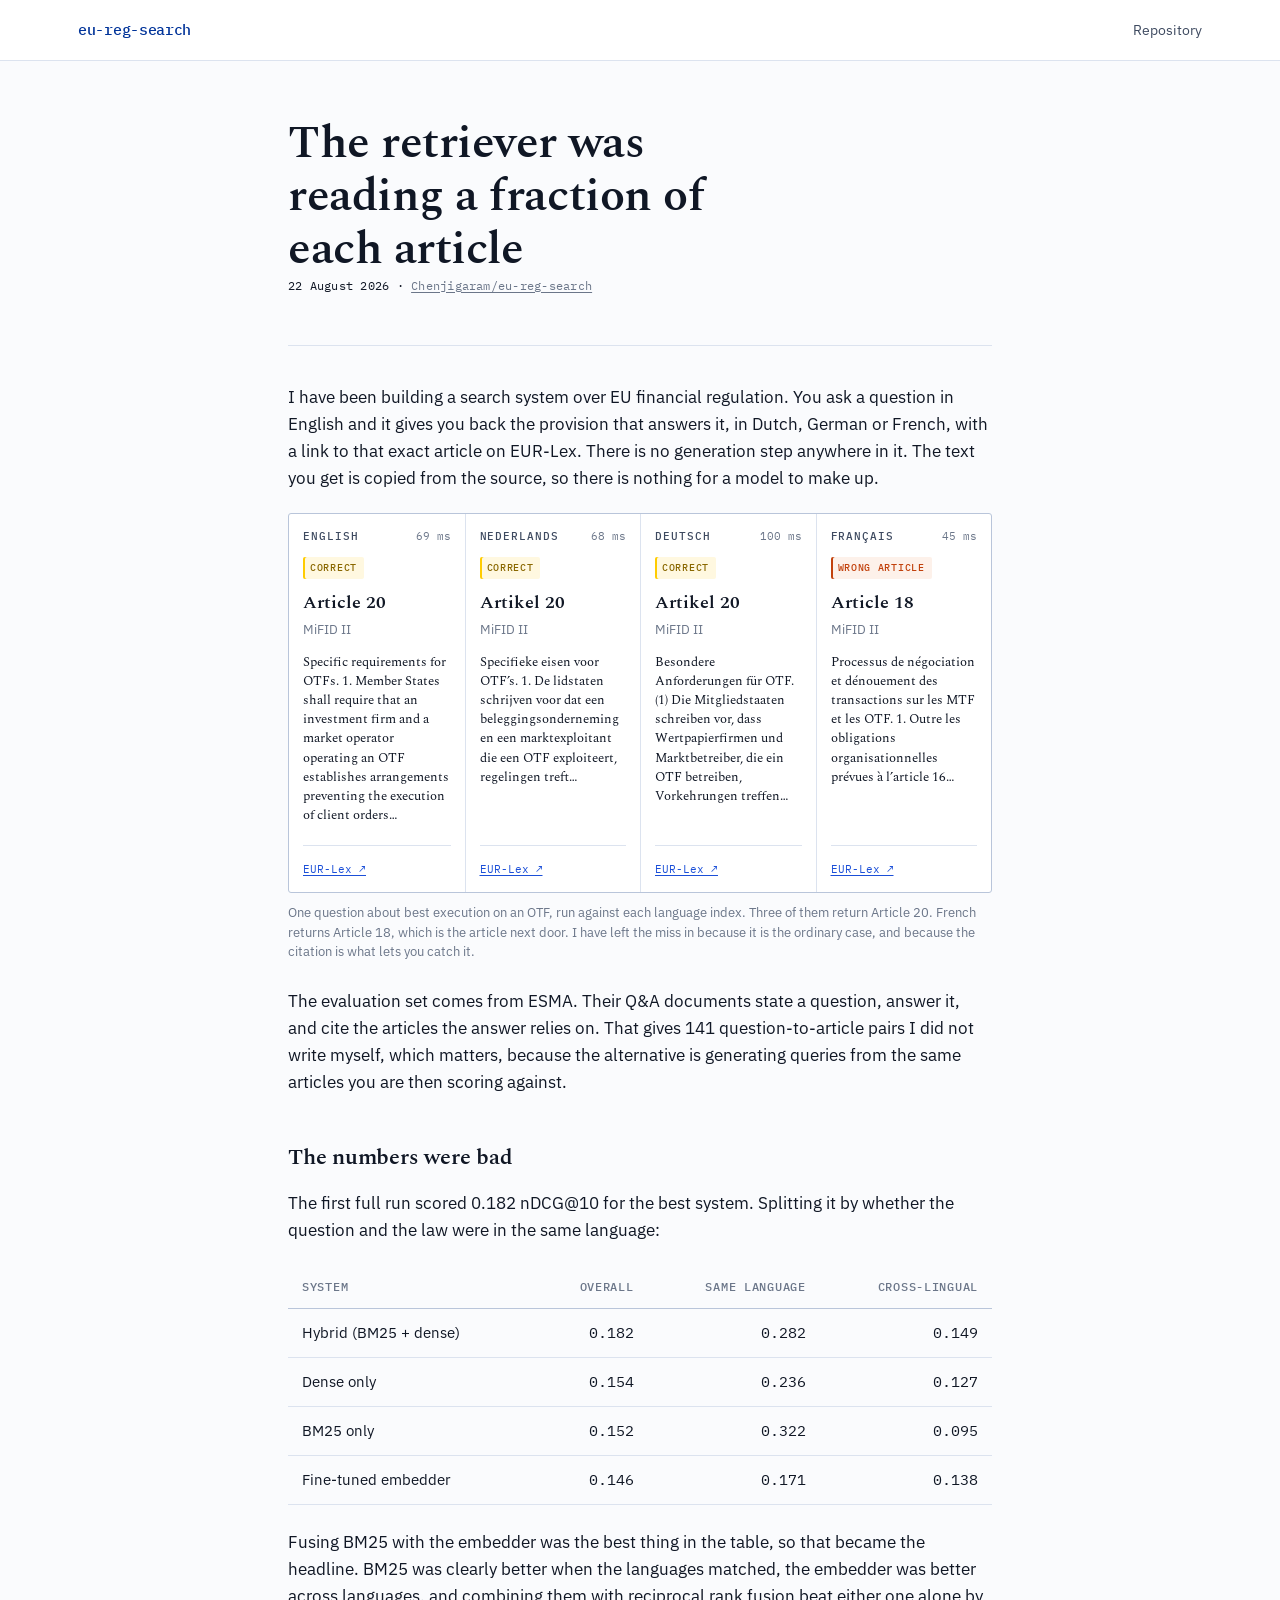
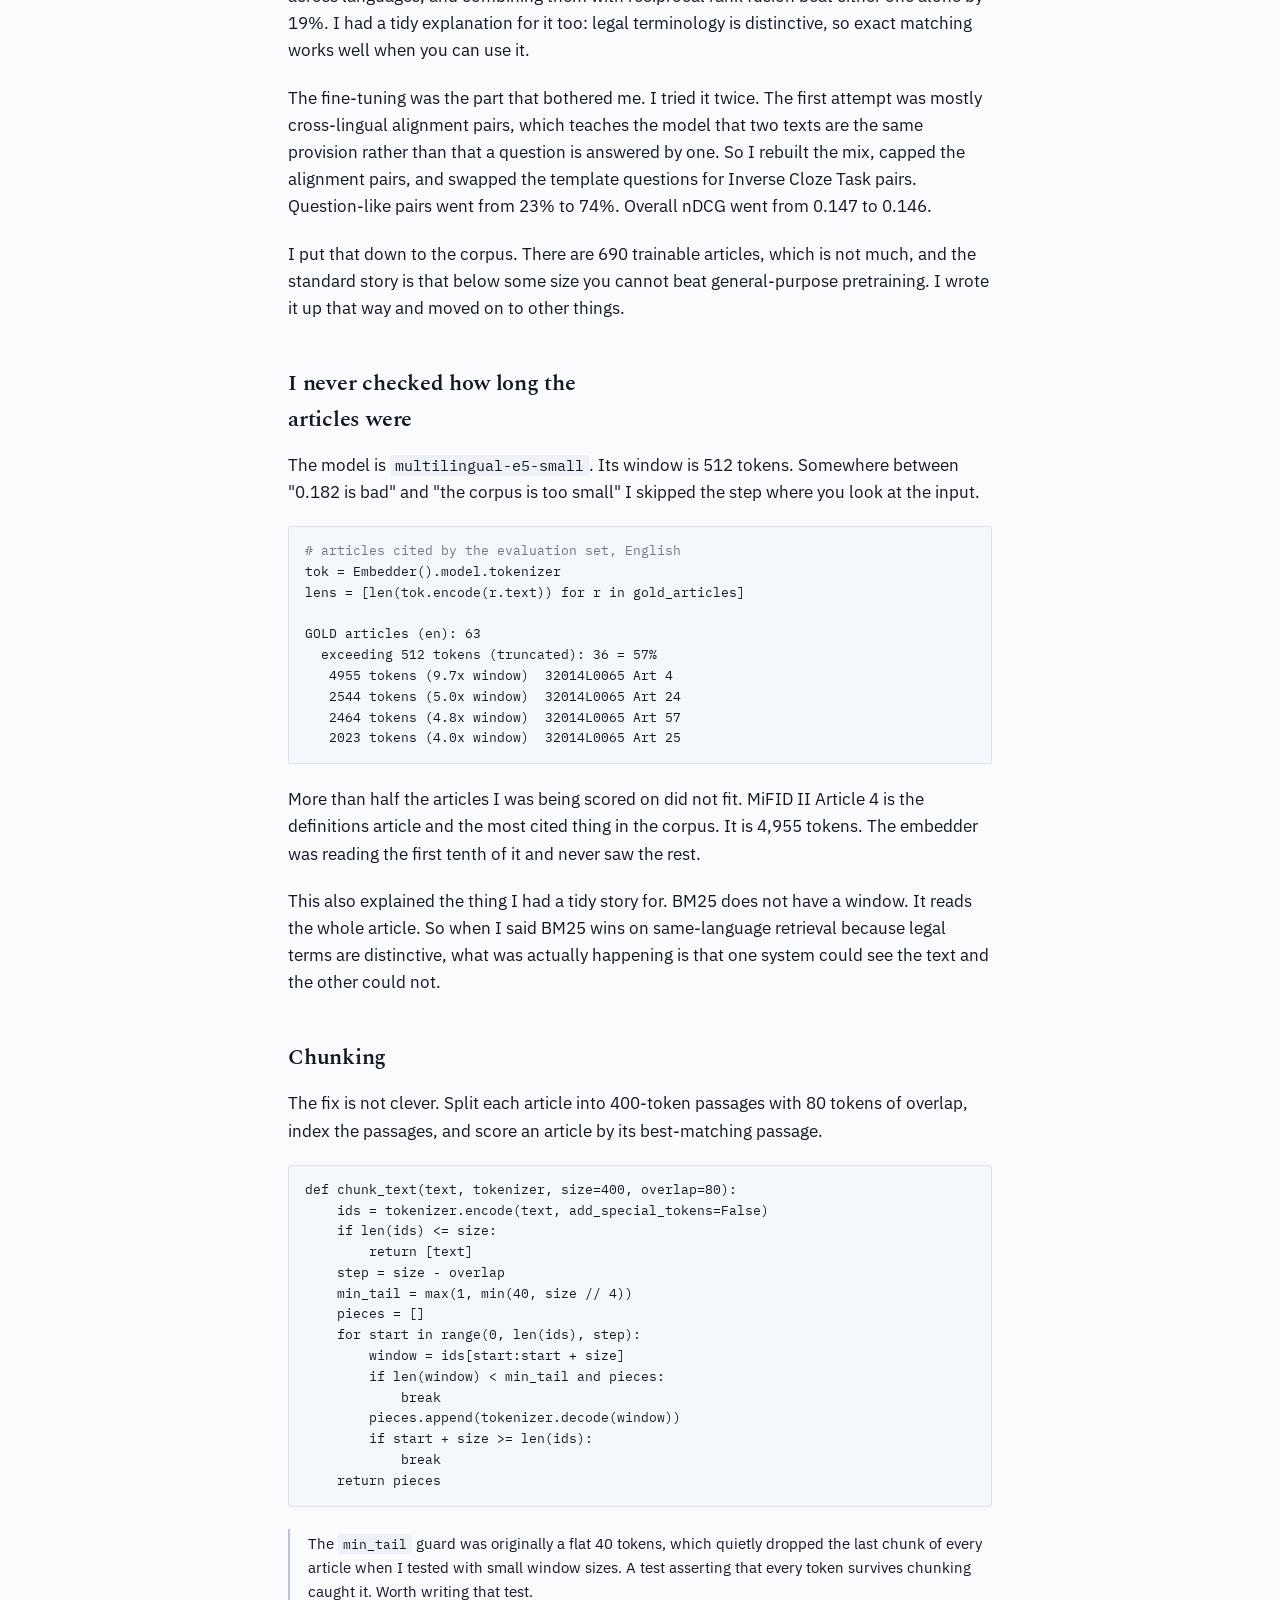
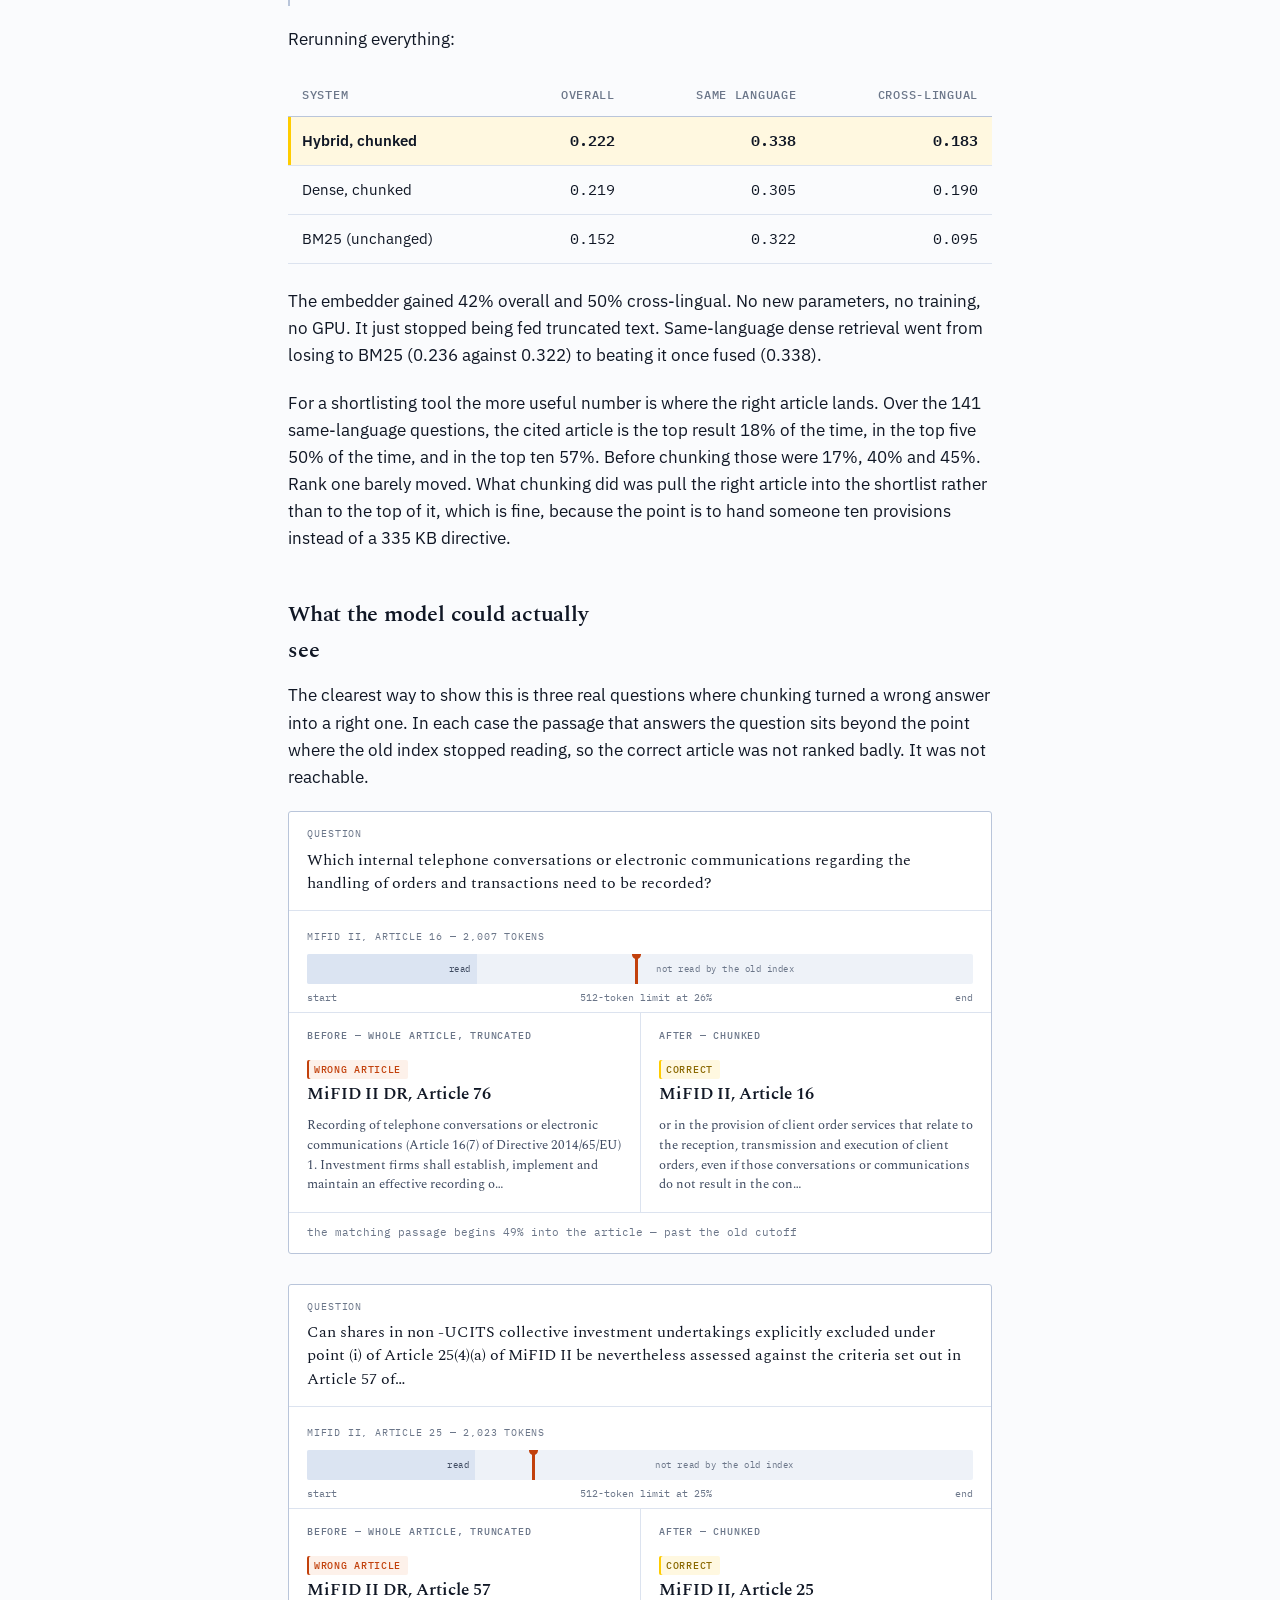
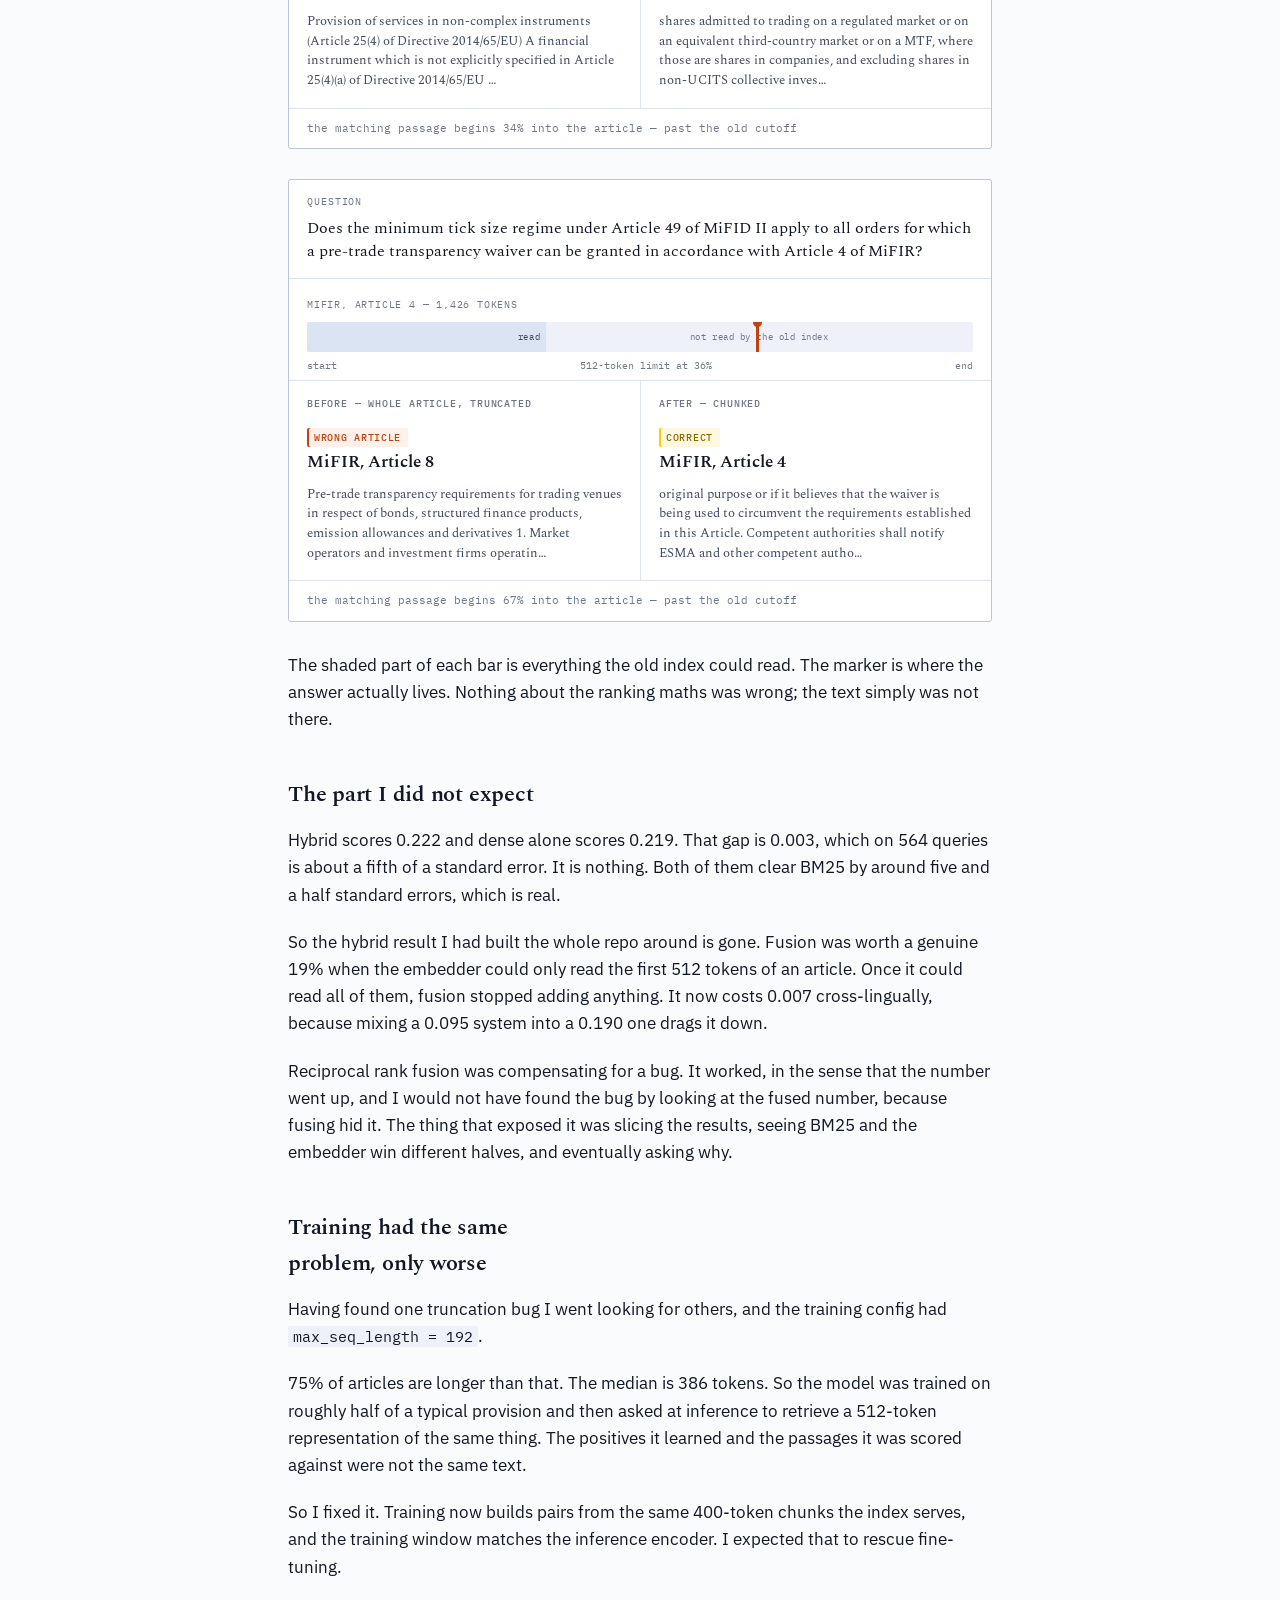
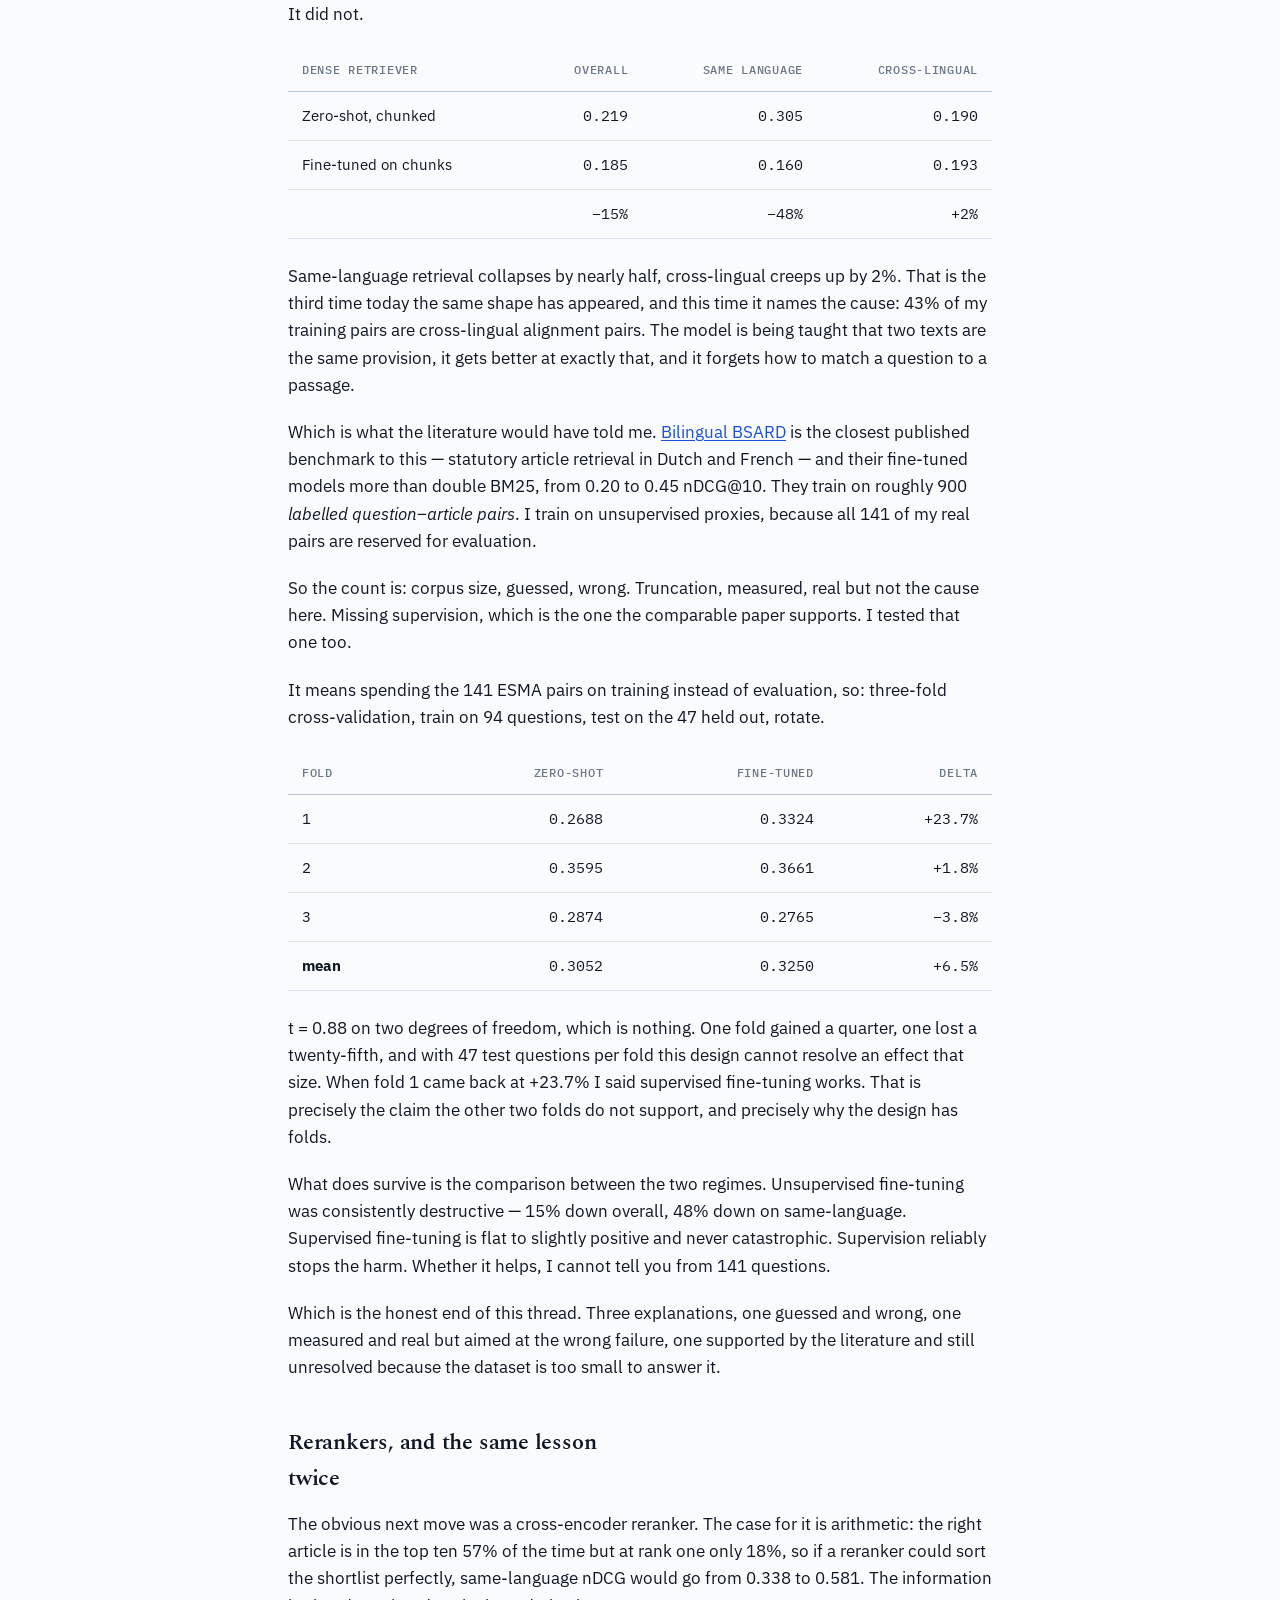
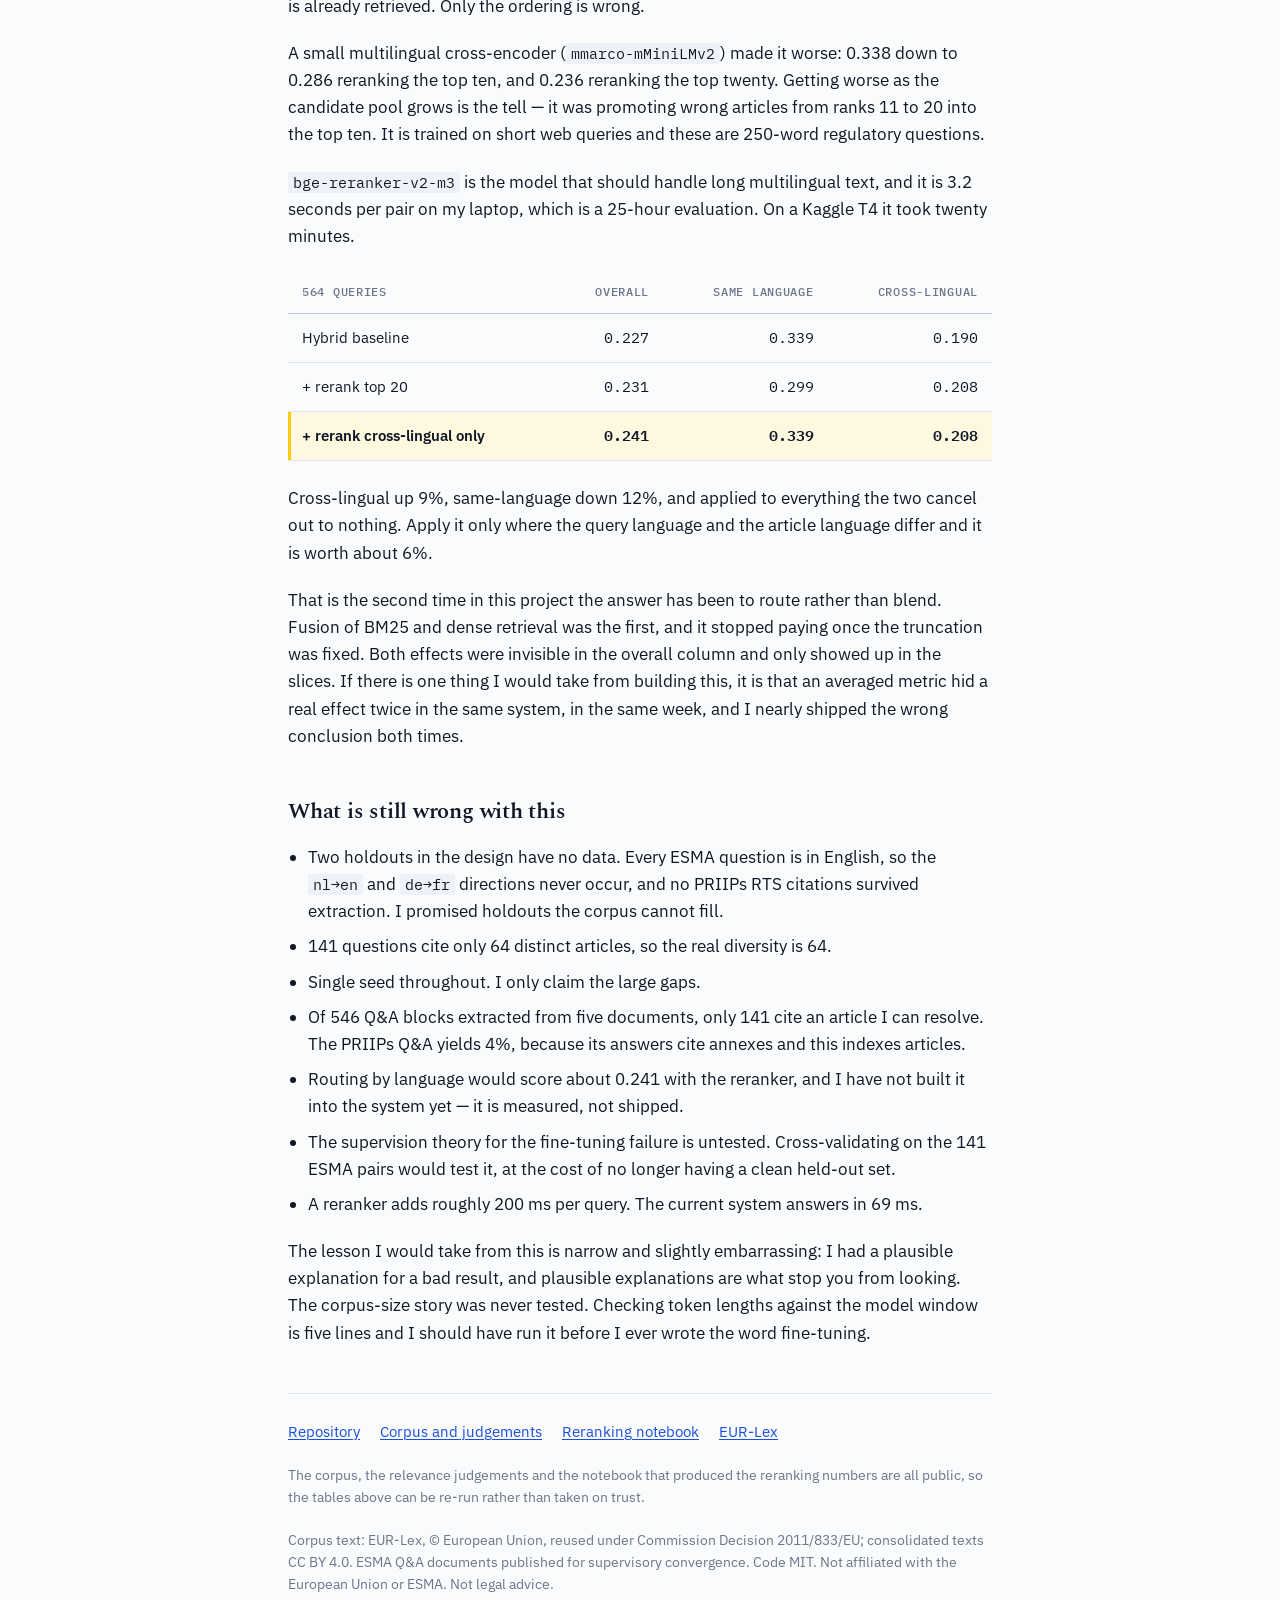
<file: docs/index.html>
<!doctype html>
<html lang="en">
<head>
<meta charset="utf-8">
<meta name="viewport" content="width=device-width, initial-scale=1">
<title>eu-reg-search — the retriever was reading a fraction of each article</title>
<meta name="description" content="A search system over EU financial regulation scored badly. I blamed the corpus size. The real cause was a 512-token window and articles that were ten times longer.">
<link rel="icon" href="favicon.svg" type="image/svg+xml">
<meta property="og:type" content="article">
<meta property="og:title" content="The retriever was reading a fraction of each article">
<meta property="og:description" content="A search system over EU financial regulation scored badly. I blamed the corpus size. The real cause was a 512-token window.">
<meta property="og:url" content="https://chenjigaram.github.io/eu-reg-search/">
<meta property="og:image" content="https://chenjigaram.github.io/eu-reg-search/og-card.png">
<meta name="twitter:card" content="summary_large_image">
<link rel="preconnect" href="https://fonts.googleapis.com">
<link rel="preconnect" href="https://fonts.gstatic.com" crossorigin>
<link href="https://fonts.googleapis.com/css2?family=IBM+Plex+Mono:wght@400;500&family=IBM+Plex+Sans:wght@400;500;600&family=Spectral:wght@400;600&display=swap" rel="stylesheet">
<link rel="stylesheet" href="style.css">
</head>
<body>

<header class="masthead">
  <div class="shell">
    <span class="wordmark">eu-reg-search</span>
    <nav>
      <a href="https://github.com/Chenjigaram/eu-reg-search">Repository</a>
    </nav>
  </div>
</header>

<article class="post">
  <div class="post-shell">

    <div class="post-header">
      <h1>The retriever was reading a fraction of each article</h1>
      <p class="byline">22 August 2026 · <a href="https://github.com/Chenjigaram/eu-reg-search">Chenjigaram/eu-reg-search</a></p>
    </div>

    <p>
      I have been building a search system over EU financial regulation. You ask a question in English
      and it gives you back the provision that answers it, in Dutch, German or French, with a link to
      that exact article on EUR-Lex. There is no generation step anywhere in it. The text you get is
      copied from the source, so there is nothing for a model to make up.
    </p>

    <figure>
      <div class="parallel">
        <div class="provision">
          <div class="provision-head"><span class="lang">English</span><span class="latency">69 ms</span></div>
          <span class="verdict hit">Correct</span>
          <div class="article-no">Article 20</div>
          <div class="instrument">MiFID II</div>
          <p class="passage">Specific requirements for OTFs. 1. Member States shall require that an
          investment firm and a market operator operating an OTF establishes arrangements preventing
          the execution of client orders…</p>
          <div class="cite"><a href="https://eur-lex.europa.eu/legal-content/EN/TXT/HTML/?uri=CELEX:32014L0065#d1e3901-349-1">EUR-Lex ↗</a></div>
        </div>
        <div class="provision">
          <div class="provision-head"><span class="lang">Nederlands</span><span class="latency">68 ms</span></div>
          <span class="verdict hit">Correct</span>
          <div class="article-no">Artikel 20</div>
          <div class="instrument">MiFID II</div>
          <p class="passage">Specifieke eisen voor OTF’s. 1. De lidstaten schrijven voor dat een
          beleggingsonderneming en een marktexploitant die een OTF exploiteert, regelingen treft…</p>
          <div class="cite"><a href="https://eur-lex.europa.eu/legal-content/NL/TXT/HTML/?uri=CELEX:32014L0065#d1e3921-349-1">EUR-Lex ↗</a></div>
        </div>
        <div class="provision">
          <div class="provision-head"><span class="lang">Deutsch</span><span class="latency">100 ms</span></div>
          <span class="verdict hit">Correct</span>
          <div class="article-no">Artikel 20</div>
          <div class="instrument">MiFID II</div>
          <p class="passage">Besondere Anforderungen für OTF. (1) Die Mitgliedstaaten schreiben vor,
          dass Wertpapierfirmen und Marktbetreiber, die ein OTF betreiben, Vorkehrungen treffen…</p>
          <div class="cite"><a href="https://eur-lex.europa.eu/legal-content/DE/TXT/HTML/?uri=CELEX:32014L0065#d1e3935-349-1">EUR-Lex ↗</a></div>
        </div>
        <div class="provision">
          <div class="provision-head"><span class="lang">Français</span><span class="latency">45 ms</span></div>
          <span class="verdict miss">Wrong article</span>
          <div class="article-no">Article 18</div>
          <div class="instrument">MiFID II</div>
          <p class="passage">Processus de négociation et dénouement des transactions sur les MTF et les
          OTF. 1. Outre les obligations organisationnelles prévues à l’article 16…</p>
          <div class="cite"><a href="https://eur-lex.europa.eu/legal-content/FR/TXT/HTML/?uri=CELEX:32014L0065#d1e4162-349-1">EUR-Lex ↗</a></div>
        </div>
      </div>
      <figcaption>
        One question about best execution on an OTF, run against each language index. Three of them
        return Article 20. French returns Article 18, which is the article next door. I have left the
        miss in because it is the ordinary case, and because the citation is what lets you catch it.
      </figcaption>
    </figure>

    <p>
      The evaluation set comes from ESMA. Their Q&amp;A documents state a question, answer it, and cite
      the articles the answer relies on. That gives 141 question-to-article pairs I did not write
      myself, which matters, because the alternative is generating queries from the same articles you
      are then scoring against.
    </p>

    <h2>The numbers were bad</h2>

    <p>
      The first full run scored 0.182 nDCG@10 for the best system. Splitting it by whether the question
      and the law were in the same language:
    </p>

    <div class="table-wrap">
      <table>
        <thead><tr><th>System</th><th>Overall</th><th>Same language</th><th>Cross-lingual</th></tr></thead>
        <tbody>
          <tr><td>Hybrid (BM25 + dense)</td><td class="num">0.182</td><td class="num">0.282</td><td class="num">0.149</td></tr>
          <tr><td>Dense only</td><td class="num">0.154</td><td class="num">0.236</td><td class="num">0.127</td></tr>
          <tr><td>BM25 only</td><td class="num">0.152</td><td class="num">0.322</td><td class="num">0.095</td></tr>
          <tr><td>Fine-tuned embedder</td><td class="num">0.146</td><td class="num">0.171</td><td class="num">0.138</td></tr>
        </tbody>
      </table>
    </div>

    <p>
      Fusing BM25 with the embedder was the best thing in the table, so that became the headline. BM25
      was clearly better when the languages matched, the embedder was better across languages, and
      combining them with reciprocal rank fusion beat either one alone by 19%. I had a tidy explanation
      for it too: legal terminology is distinctive, so exact matching works well when you can use it.
    </p>

    <p>
      The fine-tuning was the part that bothered me. I tried it twice. The first attempt was mostly
      cross-lingual alignment pairs, which teaches the model that two texts are the same provision
      rather than that a question is answered by one. So I rebuilt the mix, capped the alignment pairs,
      and swapped the template questions for Inverse Cloze Task pairs. Question-like pairs went from
      23% to 74%. Overall nDCG went from 0.147 to 0.146.
    </p>

    <p>
      I put that down to the corpus. There are 690 trainable articles, which is not much, and the
      standard story is that below some size you cannot beat general-purpose pretraining. I wrote it
      up that way and moved on to other things.
    </p>

    <h2>I never checked how long the articles were</h2>

    <p>
      The model is <code>multilingual-e5-small</code>. Its window is 512 tokens. Somewhere between
      "0.182 is bad" and "the corpus is too small" I skipped the step where you look at the input.
    </p>

<pre><span class="c"># articles cited by the evaluation set, English</span>
tok = Embedder().model.tokenizer
lens = [len(tok.encode(r.text)) for r in gold_articles]

GOLD articles (en): 63
  exceeding 512 tokens (truncated): 36 = 57%
   4955 tokens (9.7x window)  32014L0065 Art 4
   2544 tokens (5.0x window)  32014L0065 Art 24
   2464 tokens (4.8x window)  32014L0065 Art 57
   2023 tokens (4.0x window)  32014L0065 Art 25</pre>

    <p>
      More than half the articles I was being scored on did not fit. MiFID II Article 4 is the
      definitions article and the most cited thing in the corpus. It is 4,955 tokens. The embedder was
      reading the first tenth of it and never saw the rest.
    </p>

    <p>
      This also explained the thing I had a tidy story for. BM25 does not have a window. It reads the
      whole article. So when I said BM25 wins on same-language retrieval because legal terms are
      distinctive, what was actually happening is that one system could see the text and the other
      could not.
    </p>

    <h2>Chunking</h2>

    <p>
      The fix is not clever. Split each article into 400-token passages with 80 tokens of overlap,
      index the passages, and score an article by its best-matching passage.
    </p>

<pre>def chunk_text(text, tokenizer, size=400, overlap=80):
    ids = tokenizer.encode(text, add_special_tokens=False)
    if len(ids) &lt;= size:
        return [text]
    step = size - overlap
    min_tail = max(1, min(40, size // 4))
    pieces = []
    for start in range(0, len(ids), step):
        window = ids[start:start + size]
        if len(window) &lt; min_tail and pieces:
            break
        pieces.append(tokenizer.decode(window))
        if start + size &gt;= len(ids):
            break
    return pieces</pre>

    <p class="aside">
      The <code>min_tail</code> guard was originally a flat 40 tokens, which quietly dropped the last
      chunk of every article when I tested with small window sizes. A test asserting that every token
      survives chunking caught it. Worth writing that test.
    </p>

    <p>Rerunning everything:</p>

    <div class="table-wrap">
      <table>
        <thead><tr><th>System</th><th>Overall</th><th>Same language</th><th>Cross-lingual</th></tr></thead>
        <tbody>
          <tr class="win"><td>Hybrid, chunked</td><td class="num">0.222</td><td class="num">0.338</td><td class="num">0.183</td></tr>
          <tr><td>Dense, chunked</td><td class="num">0.219</td><td class="num">0.305</td><td class="num">0.190</td></tr>
          <tr><td>BM25 (unchanged)</td><td class="num">0.152</td><td class="num">0.322</td><td class="num">0.095</td></tr>
        </tbody>
      </table>
    </div>

    <p>
      The embedder gained 42% overall and 50% cross-lingual. No new parameters, no training, no GPU. It
      just stopped being fed truncated text. Same-language dense retrieval went from losing to BM25
      (0.236 against 0.322) to beating it once fused (0.338).
    </p>

    <p>
      For a shortlisting tool the more useful number is where the right article lands. Over the 141
      same-language questions, the cited article is the top result 18% of the time, in the top five 50%
      of the time, and in the top ten 57%. Before chunking those were 17%, 40% and 45%. Rank one barely
      moved. What chunking did was pull the right article into the shortlist rather than to the top of
      it, which is fine, because the point is to hand someone ten provisions instead of a 335 KB
      directive.
    </p>

    <h2>What the model could actually see</h2>

    <p>
      The clearest way to show this is three real questions where chunking turned a wrong answer into a
      right one. In each case the passage that answers the question sits beyond the point where the old
      index stopped reading, so the correct article was not ranked badly. It was not reachable.
    </p>

      <div class="demo">
        <div class="demo-q"><span>Question</span>Which internal telephone conversations or electronic communications regarding the handling of orders and transactions need to be recorded?</div>

        <div class="ruler">
          <div class="ruler-label">MiFID II, Article 16 — 2,007 tokens</div>
          <div class="bar">
            <span class="seen" style="width:25.5%"></span>
            <span class="unseen-label" style="left:62.8%">not read by the old index</span>
            <span class="answer" style="left:49.2%"></span>
          </div>
          <div class="ruler-scale"><span>start</span><span>512-token limit at 26%</span><span>end</span></div>
        </div>

        <div class="demo-pair">
          <div class="demo-side">
            <h4>Before — whole article, truncated</h4>
            <span class="verdict miss">Wrong article</span>
            <div class="art">MiFID II DR, Article 76</div>
            <p class="snip">Recording of telephone conversations or electronic communications (Article 16(7) of Directive 2014/65/EU) 1. Investment firms shall establish, implement and maintain an effective recording o…</p>
          </div>
          <div class="demo-side">
            <h4>After — chunked</h4>
            <span class="verdict hit">Correct</span>
            <div class="art">MiFID II, Article 16</div>
            <p class="snip">or in the provision of client order services that relate to the reception, transmission and execution of client orders, even if those conversations or communications do not result in the con…</p>
          </div>
        </div>

        <div class="demo-foot">the matching passage begins 49% into the article — past the old cutoff</div>
      </div>

      <div class="demo">
        <div class="demo-q"><span>Question</span>Can shares in non -UCITS collective investment undertakings explicitly excluded under point (i) of Article 25(4)(a) of MiFID II be nevertheless assessed against the criteria set out in Article 57 of…</div>

        <div class="ruler">
          <div class="ruler-label">MiFID II, Article 25 — 2,023 tokens</div>
          <div class="bar">
            <span class="seen" style="width:25.3%"></span>
            <span class="unseen-label" style="left:62.7%">not read by the old index</span>
            <span class="answer" style="left:33.8%"></span>
          </div>
          <div class="ruler-scale"><span>start</span><span>512-token limit at 25%</span><span>end</span></div>
        </div>

        <div class="demo-pair">
          <div class="demo-side">
            <h4>Before — whole article, truncated</h4>
            <span class="verdict miss">Wrong article</span>
            <div class="art">MiFID II DR, Article 57</div>
            <p class="snip">Provision of services in non-complex instruments (Article 25(4) of Directive 2014/65/EU) A financial instrument which is not explicitly specified in Article 25(4)(a) of Directive 2014/65/EU …</p>
          </div>
          <div class="demo-side">
            <h4>After — chunked</h4>
            <span class="verdict hit">Correct</span>
            <div class="art">MiFID II, Article 25</div>
            <p class="snip">shares admitted to trading on a regulated market or on an equivalent third-country market or on a MTF, where those are shares in companies, and excluding shares in non-UCITS collective inves…</p>
          </div>
        </div>

        <div class="demo-foot">the matching passage begins 34% into the article — past the old cutoff</div>
      </div>

      <div class="demo">
        <div class="demo-q"><span>Question</span>Does the minimum tick size regime under Article 49 of MiFID II apply to all orders for which a pre-trade transparency waiver can be granted in accordance with Article 4 of MiFIR?</div>

        <div class="ruler">
          <div class="ruler-label">MiFIR, Article 4 — 1,426 tokens</div>
          <div class="bar">
            <span class="seen" style="width:35.9%"></span>
            <span class="unseen-label" style="left:67.9%">not read by the old index</span>
            <span class="answer" style="left:67.4%"></span>
          </div>
          <div class="ruler-scale"><span>start</span><span>512-token limit at 36%</span><span>end</span></div>
        </div>

        <div class="demo-pair">
          <div class="demo-side">
            <h4>Before — whole article, truncated</h4>
            <span class="verdict miss">Wrong article</span>
            <div class="art">MiFIR, Article 8</div>
            <p class="snip">Pre-trade transparency requirements for trading venues in respect of bonds, structured finance products, emission allowances and derivatives 1. Market operators and investment firms operatin…</p>
          </div>
          <div class="demo-side">
            <h4>After — chunked</h4>
            <span class="verdict hit">Correct</span>
            <div class="art">MiFIR, Article 4</div>
            <p class="snip">original purpose or if it believes that the waiver is being used to circumvent the requirements established in this Article. Competent authorities shall notify ESMA and other competent autho…</p>
          </div>
        </div>

        <div class="demo-foot">the matching passage begins 67% into the article — past the old cutoff</div>
      </div>

    <p>
      The shaded part of each bar is everything the old index could read. The marker is where the answer
      actually lives. Nothing about the ranking maths was wrong; the text simply was not there.
    </p>

    <h2>The part I did not expect</h2>

    <p>
      Hybrid scores 0.222 and dense alone scores 0.219. That gap is 0.003, which on 564 queries is
      about a fifth of a standard error. It is nothing. Both of them clear BM25 by around five and a
      half standard errors, which is real.
    </p>

    <p>
      So the hybrid result I had built the whole repo around is gone. Fusion was worth a genuine 19%
      when the embedder could only read the first 512 tokens of an article. Once it could read all of
      them, fusion stopped adding anything. It now costs 0.007 cross-lingually, because mixing a 0.095
      system into a 0.190 one drags it down.
    </p>

    <p>
      Reciprocal rank fusion was compensating for a bug. It worked, in the sense that the number went
      up, and I would not have found the bug by looking at the fused number, because fusing hid it. The
      thing that exposed it was slicing the results, seeing BM25 and the embedder win different halves,
      and eventually asking why.
    </p>

    <h2>Training had the same problem, only worse</h2>

    <p>
      Having found one truncation bug I went looking for others, and the training config had
      <code>max_seq_length = 192</code>.
    </p>

    <p>
      75% of articles are longer than that. The median is 386 tokens. So the model was trained on
      roughly half of a typical provision and then asked at inference to retrieve a 512-token
      representation of the same thing. The positives it learned and the passages it was scored against
      were not the same text.
    </p>

    <p>
      So I fixed it. Training now builds pairs from the same 400-token chunks the index serves, and the
      training window matches the inference encoder. I expected that to rescue fine-tuning.
    </p>

    <p>It did not.</p>

    <div class="table-wrap">
      <table>
        <thead><tr><th>Dense retriever</th><th>Overall</th><th>Same language</th><th>Cross-lingual</th></tr></thead>
        <tbody>
          <tr><td>Zero-shot, chunked</td><td class="num">0.219</td><td class="num">0.305</td><td class="num">0.190</td></tr>
          <tr><td>Fine-tuned on chunks</td><td class="num">0.185</td><td class="num">0.160</td><td class="num">0.193</td></tr>
          <tr><td></td><td class="num">−15%</td><td class="num">−48%</td><td class="num">+2%</td></tr>
        </tbody>
      </table>
    </div>

    <p>
      Same-language retrieval collapses by nearly half, cross-lingual creeps up by 2%. That is the third
      time today the same shape has appeared, and this time it names the cause: 43% of my training pairs
      are cross-lingual alignment pairs. The model is being taught that two texts are the same provision,
      it gets better at exactly that, and it forgets how to match a question to a passage.
    </p>

    <p>
      Which is what the literature would have told me. <a href="https://arxiv.org/html/2412.07462v1">Bilingual
      BSARD</a> is the closest published benchmark to this — statutory article retrieval in Dutch and
      French — and their fine-tuned models more than double BM25, from 0.20 to 0.45 nDCG@10. They train
      on roughly 900 <em>labelled question–article pairs</em>. I train on unsupervised proxies, because
      all 141 of my real pairs are reserved for evaluation.
    </p>

    <p>
      So the count is: corpus size, guessed, wrong. Truncation, measured, real but not the cause here.
      Missing supervision, which is the one the comparable paper supports. I tested that one too.
    </p>

    <p>
      It means spending the 141 ESMA pairs on training instead of evaluation, so: three-fold
      cross-validation, train on 94 questions, test on the 47 held out, rotate.
    </p>

    <div class="table-wrap">
      <table>
        <thead><tr><th>Fold</th><th>Zero-shot</th><th>Fine-tuned</th><th>Delta</th></tr></thead>
        <tbody>
          <tr><td>1</td><td class="num">0.2688</td><td class="num">0.3324</td><td class="num">+23.7%</td></tr>
          <tr><td>2</td><td class="num">0.3595</td><td class="num">0.3661</td><td class="num">+1.8%</td></tr>
          <tr><td>3</td><td class="num">0.2874</td><td class="num">0.2765</td><td class="num">−3.8%</td></tr>
          <tr><td><strong>mean</strong></td><td class="num">0.3052</td><td class="num">0.3250</td><td class="num">+6.5%</td></tr>
        </tbody>
      </table>
    </div>

    <p>
      t = 0.88 on two degrees of freedom, which is nothing. One fold gained a quarter, one lost a
      twenty-fifth, and with 47 test questions per fold this design cannot resolve an effect that size.
      When fold 1 came back at +23.7% I said supervised fine-tuning works. That is precisely the claim
      the other two folds do not support, and precisely why the design has folds.
    </p>

    <p>
      What does survive is the comparison between the two regimes. Unsupervised fine-tuning was
      consistently destructive — 15% down overall, 48% down on same-language. Supervised fine-tuning is
      flat to slightly positive and never catastrophic. Supervision reliably stops the harm. Whether it
      helps, I cannot tell you from 141 questions.
    </p>

    <p>
      Which is the honest end of this thread. Three explanations, one guessed and wrong, one measured
      and real but aimed at the wrong failure, one supported by the literature and still unresolved
      because the dataset is too small to answer it.
    </p>

    <h2>Rerankers, and the same lesson twice</h2>

    <p>
      The obvious next move was a cross-encoder reranker. The case for it is arithmetic: the right
      article is in the top ten 57% of the time but at rank one only 18%, so if a reranker could sort
      the shortlist perfectly, same-language nDCG would go from 0.338 to 0.581. The information is
      already retrieved. Only the ordering is wrong.
    </p>

    <p>
      A small multilingual cross-encoder (<code>mmarco-mMiniLMv2</code>) made it worse: 0.338 down to
      0.286 reranking the top ten, and 0.236 reranking the top twenty. Getting worse as the candidate
      pool grows is the tell — it was promoting wrong articles from ranks 11 to 20 into the top ten. It
      is trained on short web queries and these are 250-word regulatory questions.
    </p>

    <p>
      <code>bge-reranker-v2-m3</code> is the model that should handle long multilingual text, and it is
      3.2 seconds per pair on my laptop, which is a 25-hour evaluation. On a Kaggle T4 it took twenty
      minutes.
    </p>

    <div class="table-wrap">
      <table>
        <thead><tr><th>564 queries</th><th>Overall</th><th>Same language</th><th>Cross-lingual</th></tr></thead>
        <tbody>
          <tr><td>Hybrid baseline</td><td class="num">0.227</td><td class="num">0.339</td><td class="num">0.190</td></tr>
          <tr><td>+ rerank top 20</td><td class="num">0.231</td><td class="num">0.299</td><td class="num">0.208</td></tr>
          <tr class="win"><td>+ rerank cross-lingual only</td><td class="num">0.241</td><td class="num">0.339</td><td class="num">0.208</td></tr>
        </tbody>
      </table>
    </div>

    <p>
      Cross-lingual up 9%, same-language down 12%, and applied to everything the two cancel out to
      nothing. Apply it only where the query language and the article language differ and it is worth
      about 6%.
    </p>

    <p>
      That is the second time in this project the answer has been to route rather than blend. Fusion of
      BM25 and dense retrieval was the first, and it stopped paying once the truncation was fixed. Both
      effects were invisible in the overall column and only showed up in the slices. If there is one
      thing I would take from building this, it is that an averaged metric hid a real effect twice in
      the same system, in the same week, and I nearly shipped the wrong conclusion both times.
    </p>

    <h2>What is still wrong with this</h2>

    <ul>
      <li>Two holdouts in the design have no data. Every ESMA question is in English, so the
        <code>nl→en</code> and <code>de→fr</code> directions never occur, and no PRIIPs RTS citations
        survived extraction. I promised holdouts the corpus cannot fill.</li>
      <li>141 questions cite only 64 distinct articles, so the real diversity is 64.</li>
      <li>Single seed throughout. I only claim the large gaps.</li>
      <li>Of 546 Q&amp;A blocks extracted from five documents, only 141 cite an article I can resolve.
        The PRIIPs Q&amp;A yields 4%, because its answers cite annexes and this indexes articles.</li>
      <li>Routing by language would score about 0.241 with the reranker, and I have not built it into
        the system yet — it is measured, not shipped.</li>
      <li>The supervision theory for the fine-tuning failure is untested. Cross-validating on the 141
        ESMA pairs would test it, at the cost of no longer having a clean held-out set.</li>
      <li>A reranker adds roughly 200 ms per query. The current system answers in 69 ms.</li>
    </ul>

    <p>
      The lesson I would take from this is narrow and slightly embarrassing: I had a plausible
      explanation for a bad result, and plausible explanations are what stop you from looking. The
      corpus-size story was never tested. Checking token lengths against the model window is five lines
      and I should have run it before I ever wrote the word fine-tuning.
    </p>

    <div class="post-footer">
      <div class="links">
        <a href="https://github.com/Chenjigaram/eu-reg-search">Repository</a>
        <a href="https://www.kaggle.com/datasets/chenjigaram/eu-reg-search-corpus">Corpus and judgements</a>
        <a href="https://www.kaggle.com/code/chenjigaram/eu-reg-search-rerank">Reranking notebook</a>
        <a href="https://eur-lex.europa.eu/">EUR-Lex</a>
      </div>
      <p style="margin-bottom:20px">
        The corpus, the relevance judgements and the notebook that produced the reranking numbers are
        all public, so the tables above can be re-run rather than taken on trust.
      </p>
      <p>
        Corpus text: EUR-Lex, © European Union, reused under Commission Decision 2011/833/EU;
        consolidated texts CC BY 4.0. ESMA Q&amp;A documents published for supervisory convergence.
        Code MIT. Not affiliated with the European Union or ESMA. Not legal advice.
      </p>
    </div>

  </div>
</article>

</body>
</html>
</file>
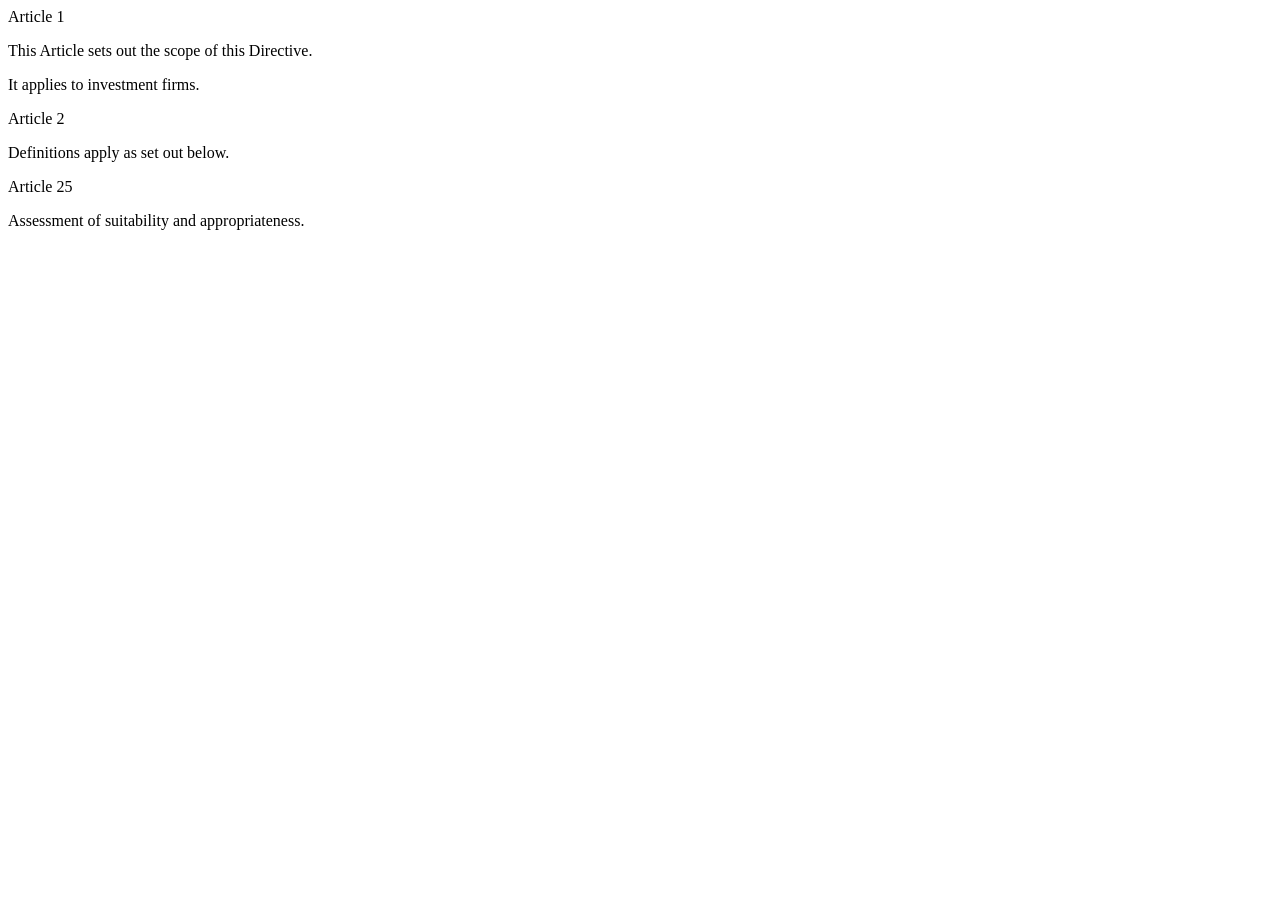
<file: tests/fixtures/eurlex_sample.html>
<html><body>
<p class="oj-ti-art" id="d1e1592-349-1">Article 1</p>
<p class="oj-normal">This Article sets out the scope of this Directive.</p>
<p class="oj-normal">It applies to investment firms.</p>
<p class="oj-ti-art" id="d1e1714-349-1">Article 2</p>
<p class="oj-normal">Definitions apply as set out below.</p>
<p class="oj-ti-art" id="d1e9000-349-1">Article 25</p>
<p class="oj-normal">Assessment of suitability and appropriateness.</p>
</body></html>
</file>
<file: docs/style.css>
:root {
  color-scheme: light;
  --ink: #101725;
  --ink-soft: #3e4a60;
  --muted: #6b7689;
  --europa: #003399;
  --link: #1b4fd8;
  --gold: #ffcc00;
  --gold-deep: #8a6800;
  --gold-wash: #fff8e0;
  --miss: #c2410c;
  --miss-wash: #fdf1ea;
  --paper: #fafbfd;
  --panel: #ffffff;
  --rule: #dce3ef;
  --rule-strong: #b9c5da;
  --display: "Spectral", Georgia, "Times New Roman", serif;
  --sans: "IBM Plex Sans", -apple-system, BlinkMacSystemFont, "Segoe UI", Helvetica, Arial, sans-serif;
  --mono: "IBM Plex Mono", ui-monospace, SFMono-Regular, Menlo, Consolas, monospace;
  --shell: 1180px;
}

* { box-sizing: border-box; }

body {
  margin: 0;
  background: var(--paper);
  color: var(--ink);
  font-family: var(--sans);
  font-size: 17px;
  line-height: 1.6;
  -webkit-font-smoothing: antialiased;
}

.shell { width: 100%; max-width: var(--shell); margin: 0 auto; padding: 0 28px; }

a { color: var(--link); text-decoration-thickness: 1px; text-underline-offset: 2px; }
a:focus-visible, .provision a:focus-visible { outline: 2px solid var(--link); outline-offset: 3px; border-radius: 2px; }

h1, h2, h3 { font-family: var(--display); font-weight: 600; letter-spacing: -0.01em; margin: 0; }

/* ---------- masthead ---------- */
.masthead {
  border-bottom: 1px solid var(--rule);
  background: var(--panel);
  position: sticky; top: 0; z-index: 10;
}
.masthead .shell { display: flex; align-items: center; justify-content: space-between; gap: 20px; height: 60px; }
.wordmark { font-family: var(--mono); font-size: 15px; font-weight: 500; color: var(--europa); letter-spacing: -0.02em; }
.masthead nav { display: flex; align-items: center; gap: 22px; font-size: 14px; }
.masthead .sections { display: flex; gap: 22px; }
.masthead nav a { color: var(--ink-soft); text-decoration: none; }
.masthead nav a:hover { color: var(--link); text-decoration: underline; }

/* ---------- hero ---------- */
.hero { padding: 64px 0 64px; border-bottom: 1px solid var(--rule); }
.eyebrow {
  font-family: var(--mono); font-size: 12px; font-weight: 500; letter-spacing: 0.11em;
  text-transform: uppercase; color: var(--europa); margin: 0 0 22px;
}
.hero h1 { font-size: clamp(2.3rem, 4.6vw, 3.5rem); line-height: 1.06; max-width: 20ch; }
.hero h1 em { font-style: normal; color: var(--europa); }
.lede { font-size: 1.13rem; color: var(--ink-soft); max-width: 64ch; margin: 24px 0 0; }

/* ---------- query bar ---------- */
.query {
  margin-top: 42px; background: var(--panel); border: 1px solid var(--rule-strong); border-bottom: 0;
  border-radius: 3px 3px 0 0; padding: 18px 22px; display: flex; gap: 16px; align-items: flex-start;
}
.query-tag {
  font-family: var(--mono); font-size: 11px; letter-spacing: 0.08em; text-transform: uppercase;
  color: var(--muted); padding-top: 4px; white-space: nowrap;
}
.query p { margin: 0; font-family: var(--display); font-size: 1.12rem; line-height: 1.45; color: var(--ink); }

/* ---------- parallel provision block (signature) ---------- */
.parallel {
  margin-top: 0; display: grid; grid-template-columns: repeat(4, 1fr); gap: 0;
  border: 1px solid var(--rule-strong); border-top: 0; border-radius: 0 0 3px 3px;
  background: var(--panel); overflow: hidden;
}
.provision {
  padding: 18px 18px 16px; border-left: 1px solid var(--rule); display: flex; flex-direction: column;
  animation: settle 0.5s cubic-bezier(0.22, 0.8, 0.3, 1) both;
}
.provision:first-child { border-left: 0; }
.provision:nth-child(1) { animation-delay: 0.05s; }
.provision:nth-child(2) { animation-delay: 0.2s; }
.provision:nth-child(3) { animation-delay: 0.35s; }
.provision:nth-child(4) { animation-delay: 0.5s; }
@keyframes settle { from { opacity: 0; transform: translateY(7px); } to { opacity: 1; transform: none; } }

.provision-head { display: flex; align-items: baseline; justify-content: space-between; gap: 10px; margin-bottom: 12px; }
.lang { font-family: var(--mono); font-size: 11px; font-weight: 500; letter-spacing: 0.09em; text-transform: uppercase; color: var(--ink-soft); }
.latency { font-family: var(--mono); font-size: 11px; color: var(--muted); }

.verdict {
  font-family: var(--mono); font-size: 10px; font-weight: 500; letter-spacing: 0.07em;
  text-transform: uppercase; padding: 3px 7px; border-radius: 2px; align-self: flex-start; margin-bottom: 10px;
}
.hit { background: var(--gold-wash); color: var(--gold-deep); box-shadow: inset 2px 0 0 var(--gold); }
.miss { background: var(--miss-wash); color: var(--miss); box-shadow: inset 2px 0 0 var(--miss); }

.article-no { font-family: var(--display); font-size: 1.32rem; font-weight: 600; color: var(--ink); margin-bottom: 2px; }
.instrument { font-size: 13px; color: var(--muted); margin-bottom: 12px; }
.passage {
  font-family: var(--display); font-size: 0.87rem; line-height: 1.5; color: var(--ink-soft);
  margin: 0 0 14px; flex: 1; hyphens: auto;
}
.cite { font-family: var(--mono); font-size: 11px; line-height: 1.7; color: var(--muted); border-top: 1px solid var(--rule); padding-top: 10px; }
.cite a { display: inline-block; margin-top: 4px; }

.parallel-note {
  margin: 20px 0 0; font-size: 0.95rem; color: var(--ink-soft); max-width: 78ch;
  border-left: 2px solid var(--miss); padding-left: 16px;
}

/* ---------- stat strip ---------- */
.strip { border-bottom: 1px solid var(--rule); background: var(--panel); }
.strip .shell { display: grid; grid-template-columns: repeat(4, 1fr); gap: 28px; padding-top: 26px; padding-bottom: 26px; }
.stat .n { font-family: var(--display); font-size: 1.9rem; font-weight: 600; line-height: 1; color: var(--europa); }
.stat .k { font-size: 13px; color: var(--muted); margin-top: 6px; }

/* ---------- sections ---------- */
section.band { padding: 64px 0; border-bottom: 1px solid var(--rule); }
.band h2 { font-size: 1.85rem; max-width: 22ch; }
.band > .shell > p, .prose p { max-width: 68ch; color: var(--ink-soft); }
.band h2 + p { margin-top: 18px; }
h3.sub { font-size: 1.12rem; margin: 34px 0 10px; }

.section-no {
  font-family: var(--mono); font-size: 12px; letter-spacing: 0.09em; color: var(--europa);
  text-transform: uppercase; display: block; margin-bottom: 14px;
}

/* ---------- results table ---------- */
.table-wrap { overflow-x: auto; margin-top: 30px; }
table { border-collapse: collapse; width: 100%; min-width: 540px; font-size: 15px; }
th, td { text-align: right; padding: 12px 14px; border-bottom: 1px solid var(--rule); }
th:first-child, td:first-child { text-align: left; }
thead th { font-size: 12px; font-family: var(--mono); font-weight: 500; letter-spacing: 0.06em; text-transform: uppercase; color: var(--muted); border-bottom: 1px solid var(--rule-strong); }
td.num { font-family: var(--mono); }
tr.win td { background: var(--gold-wash); font-weight: 600; }
tr.win td:first-child { box-shadow: inset 3px 0 0 var(--gold); }
td.best { color: var(--gold-deep); font-weight: 600; }

/* ---------- split bar panels ---------- */
.panels { display: grid; grid-template-columns: 1fr 1fr; gap: 40px; margin-top: 36px; }
.panel h3 { font-family: var(--sans); font-size: 13px; font-weight: 600; letter-spacing: 0.05em; text-transform: uppercase; color: var(--ink-soft); margin-bottom: 18px; }
.bar-row { display: grid; grid-template-columns: 128px 1fr 52px; align-items: center; gap: 12px; margin-bottom: 11px; font-size: 13px; }
.bar-row .name { color: var(--ink-soft); }
.track { background: #eaeff7; height: 20px; border-radius: 1px; overflow: hidden; }
.fill { display: block; height: 100%; background: var(--europa); }
.bar-row.top .fill { background: var(--gold); }
.bar-row.top .name { color: var(--ink); font-weight: 600; }
.bar-row .v { font-family: var(--mono); font-size: 12px; color: var(--ink-soft); text-align: right; }
.axis { font-family: var(--mono); font-size: 11px; color: var(--muted); margin-top: 12px; }

/* ---------- funnel ---------- */
.funnel { display: grid; grid-template-columns: repeat(3, 1fr); gap: 20px; margin-top: 30px; }
.rung { background: var(--panel); border: 1px solid var(--rule); border-radius: 3px; padding: 22px; }
.rung .pct { font-family: var(--display); font-size: 2.4rem; font-weight: 600; line-height: 1; color: var(--europa); }
.rung .lbl { font-size: 14px; color: var(--ink-soft); margin-top: 10px; }
.rung.wide { border-color: var(--rule-strong); }
.rung.wide .pct { color: var(--gold-deep); }

/* ---------- gaps list ---------- */
ul.gaps { list-style: none; padding: 0; margin: 22px 0 0; max-width: 72ch; }
ul.gaps li { padding: 12px 0 12px 20px; border-top: 1px solid var(--rule); color: var(--ink-soft); font-size: 15px; position: relative; }
ul.gaps li::before { content: "—"; position: absolute; left: 0; color: var(--rule-strong); }
ul.gaps code, .prose code, td code { font-family: var(--mono); font-size: 0.88em; background: #eef2f8; padding: 1px 5px; border-radius: 2px; color: var(--ink); }

.pull {
  font-family: var(--display); font-size: 1.3rem; line-height: 1.45; color: var(--ink);
  border-left: 3px solid var(--europa); padding-left: 22px; margin: 32px 0 0; max-width: 60ch;
}

/* ---------- footer ---------- */
footer { padding: 48px 0 64px; font-size: 14px; color: var(--muted); }
footer p { max-width: 78ch; }
footer .links { display: flex; flex-wrap: wrap; gap: 22px; margin-bottom: 24px; font-size: 15px; }
.disclaim { font-weight: 600; color: var(--ink-soft); }

/* ---------- responsive ---------- */
@media (max-width: 900px) {
  .parallel { grid-template-columns: repeat(2, 1fr); }
  .provision:nth-child(3) { border-left: 0; }
  .provision:nth-child(n + 3) { border-top: 1px solid var(--rule); }
  .panels { grid-template-columns: 1fr; gap: 32px; }
  .strip .shell { grid-template-columns: repeat(2, 1fr); gap: 22px; }
}
@media (max-width: 620px) {
  body { font-size: 16px; }
  .shell { padding: 0 20px; }
  .hero { padding: 52px 0 48px; }
  .parallel { grid-template-columns: 1fr; }
  .provision { border-left: 0; }
  .provision + .provision { border-top: 1px solid var(--rule); }
  .query { flex-direction: column; gap: 10px; }
  .funnel { grid-template-columns: 1fr; }
  .masthead .sections { display: none; }
  .bar-row { grid-template-columns: 96px 1fr 46px; }
}

@media (prefers-reduced-motion: reduce) {
  .provision { animation: none; }
  * { transition: none !important; }
}

/* ---------- blog post layout ---------- */
.post { padding: 56px 0 40px; }
.post-shell { width: 100%; max-width: 760px; margin: 0 auto; padding: 0 28px; }
.post-header { border-bottom: 1px solid var(--rule); padding-bottom: 30px; margin-bottom: 38px; }
.post h1 { font-size: clamp(2rem, 4.2vw, 2.9rem); line-height: 1.14; max-width: 20ch; }
.byline { font-family: var(--mono); font-size: 12px; color: var(--muted); margin-top: 20px; letter-spacing: 0.02em; }
.byline a { color: var(--muted); }

.post p { margin: 0 0 20px; color: var(--ink); }
.post h2 { font-size: 1.4rem; margin: 44px 0 14px; max-width: 26ch; }
.post h3 { font-size: 1.05rem; font-family: var(--sans); font-weight: 600; margin: 30px 0 10px; }
.post ul { padding-left: 20px; margin: 0 0 20px; }
.post li { margin-bottom: 8px; }

.post pre {
  background: #f4f7fb; border: 1px solid var(--rule); border-radius: 3px;
  padding: 14px 16px; overflow-x: auto; margin: 0 0 22px;
  font-family: var(--mono); font-size: 13px; line-height: 1.6; color: var(--ink);
}
.post pre .c { color: var(--muted); }
.post :not(pre) > code { font-family: var(--mono); font-size: 0.87em; background: #eef2f8; padding: 1px 5px; border-radius: 2px; }

.post table { margin: 0 0 24px; min-width: 0; }
.post .table-wrap { margin-top: 0; }

.post figure { margin: 0 0 26px; }
.post figcaption { font-size: 13px; color: var(--muted); margin-top: 10px; line-height: 1.5; }

.aside {
  border-left: 2px solid var(--rule-strong); padding: 2px 0 2px 18px; margin: 0 0 22px;
  color: var(--ink-soft); font-size: 0.95rem;
}

.post .parallel { border-radius: 3px; border-top: 1px solid var(--rule-strong); margin-bottom: 0; }
.post .provision { padding: 14px 14px 13px; }
.post .passage { font-size: 0.8rem; }
.post .article-no { font-size: 1.12rem; }

.post-footer { border-top: 1px solid var(--rule); margin-top: 46px; padding-top: 26px; font-size: 14px; color: var(--muted); }
.post-footer p { color: var(--muted); font-size: 14px; }
.post-footer .links { display: flex; flex-wrap: wrap; gap: 20px; margin-bottom: 20px; font-size: 15px; }

@media (max-width: 620px) {
  .post { padding: 36px 0 30px; }
  .post-shell { padding: 0 20px; }
  .post h2 { margin-top: 34px; }
}

/* ---------- before / after chunking demo ---------- */
.demo { margin: 0 0 30px; border: 1px solid var(--rule-strong); border-radius: 3px; background: var(--panel); }
.demo + .demo { margin-top: 26px; }
.demo-q {
  padding: 15px 18px; border-bottom: 1px solid var(--rule); font-family: var(--display);
  font-size: 1rem; line-height: 1.45; color: var(--ink);
}
.demo-q span {
  display: block; font-family: var(--mono); font-size: 10px; letter-spacing: .09em;
  text-transform: uppercase; color: var(--muted); margin-bottom: 7px;
}

/* the article as a ruler: what the old index could actually read */
.ruler { padding: 18px 18px 6px; }
.ruler-label {
  font-family: var(--mono); font-size: 10px; letter-spacing: .08em; text-transform: uppercase;
  color: var(--muted); margin-bottom: 9px;
}
.bar { position: relative; height: 30px; background: #eef2f8; border-radius: 2px; overflow: hidden; }
.bar .seen { position: absolute; inset: 0 auto 0 0; background: #dbe4f2; }
.bar .seen::after {
  content: "read"; position: absolute; right: 6px; top: 50%; transform: translateY(-50%);
  font-family: var(--mono); font-size: 9px; letter-spacing: .06em; color: var(--ink-soft);
}
.bar .unseen-label {
  position: absolute; top: 50%; transform: translate(-50%, -50%); white-space: nowrap;
  font-family: var(--mono); font-size: 9px; letter-spacing: .06em; color: var(--muted);
}
.bar .answer { position: absolute; top: 0; bottom: 0; width: 3px; background: var(--miss); }
.bar .answer::after {
  content: ""; position: absolute; left: -3px; top: -4px; width: 9px; height: 9px;
  border-radius: 50%; background: var(--miss);
}
.ruler-scale {
  display: flex; justify-content: space-between; font-family: var(--mono); font-size: 10px;
  color: var(--muted); margin-top: 6px;
}

.demo-pair { display: grid; grid-template-columns: 1fr 1fr; border-top: 1px solid var(--rule); }
.demo-side { padding: 15px 18px 17px; }
.demo-side + .demo-side { border-left: 1px solid var(--rule); }
.demo-side h4 {
  margin: 0 0 10px; font-family: var(--mono); font-size: 10px; font-weight: 500;
  letter-spacing: .08em; text-transform: uppercase; color: var(--muted);
}
.demo-side .verdict { margin-bottom: 9px; }
.demo-side .art { font-family: var(--display); font-size: 1.06rem; font-weight: 600; }
.demo-side .snip {
  font-family: var(--display); font-size: .82rem; line-height: 1.5; color: var(--ink-soft); margin: 8px 0 0;
}
.demo-foot {
  border-top: 1px solid var(--rule); padding: 11px 18px; font-family: var(--mono);
  font-size: 11px; color: var(--muted);
}

@media (max-width: 620px) {
  .demo-pair { grid-template-columns: 1fr; }
  .demo-side + .demo-side { border-left: 0; border-top: 1px solid var(--rule); }
  .bar .unseen-label { display: none; }
}
</file>
